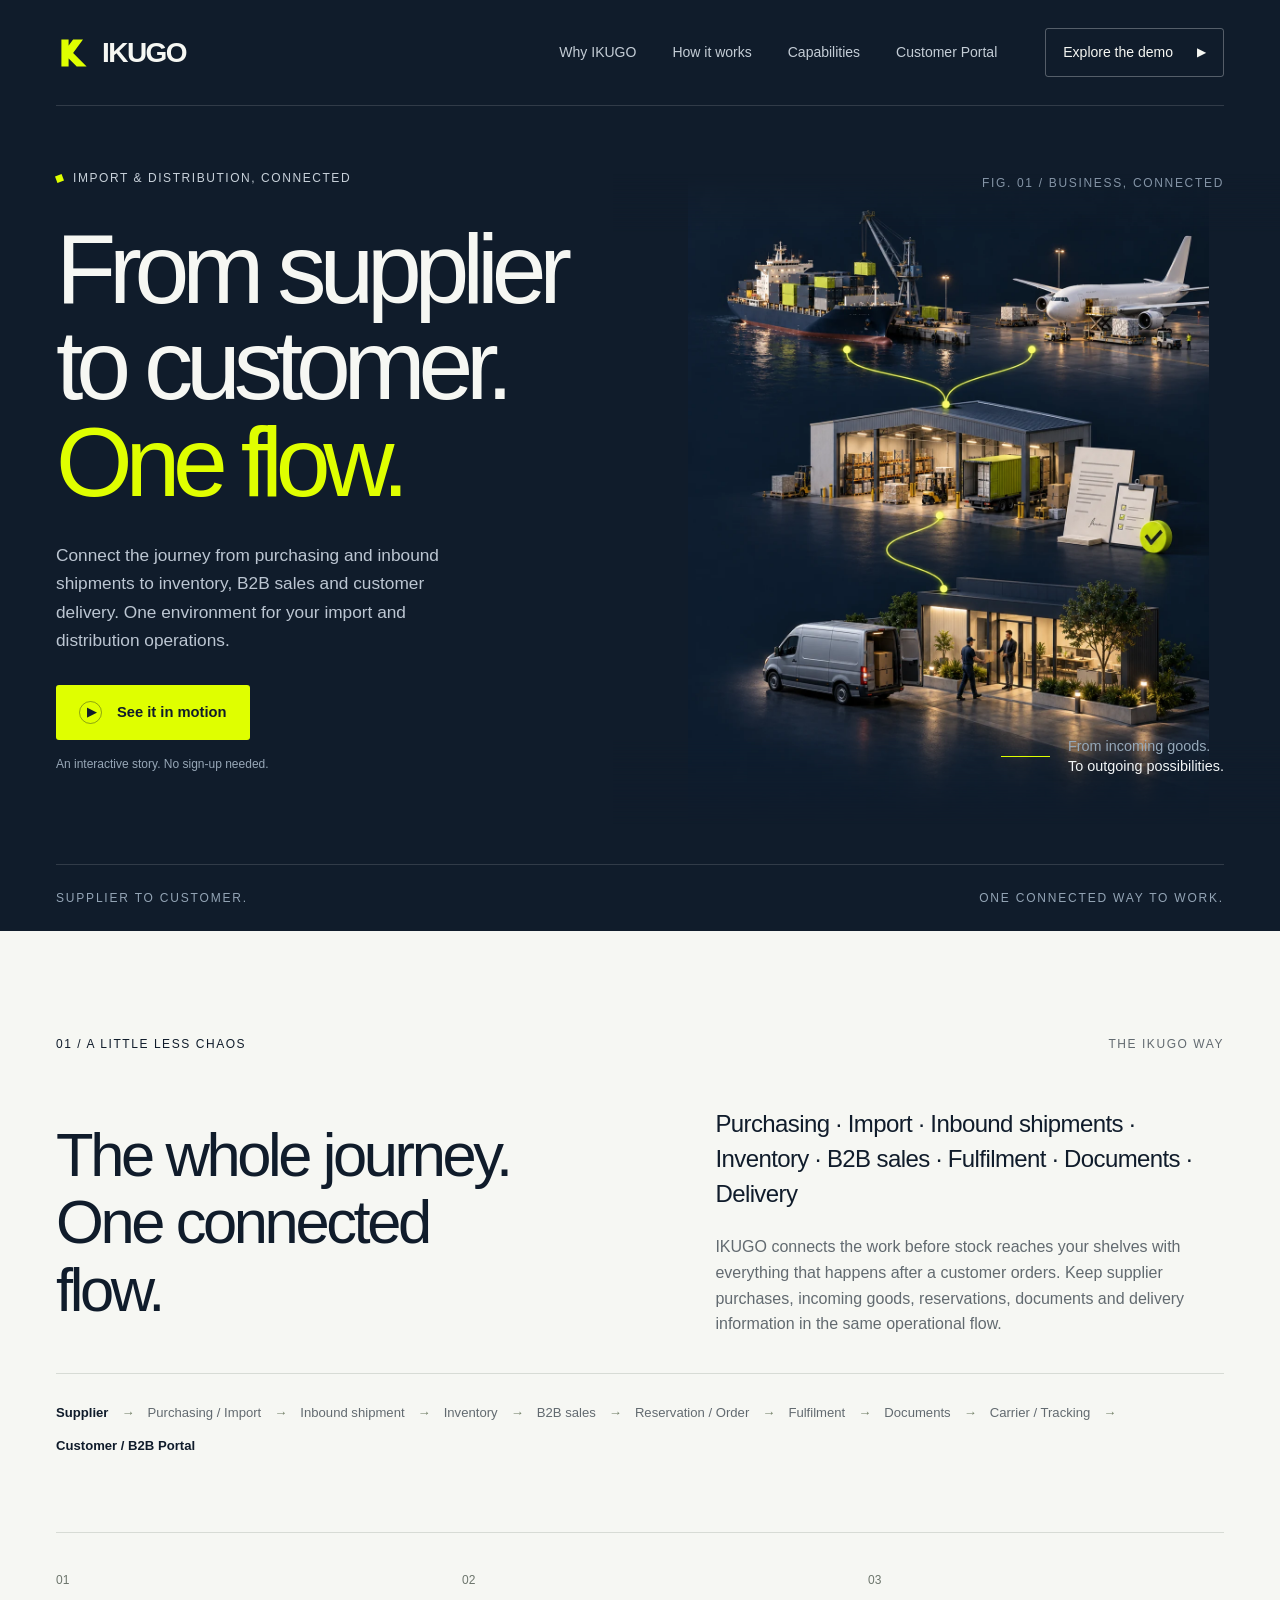
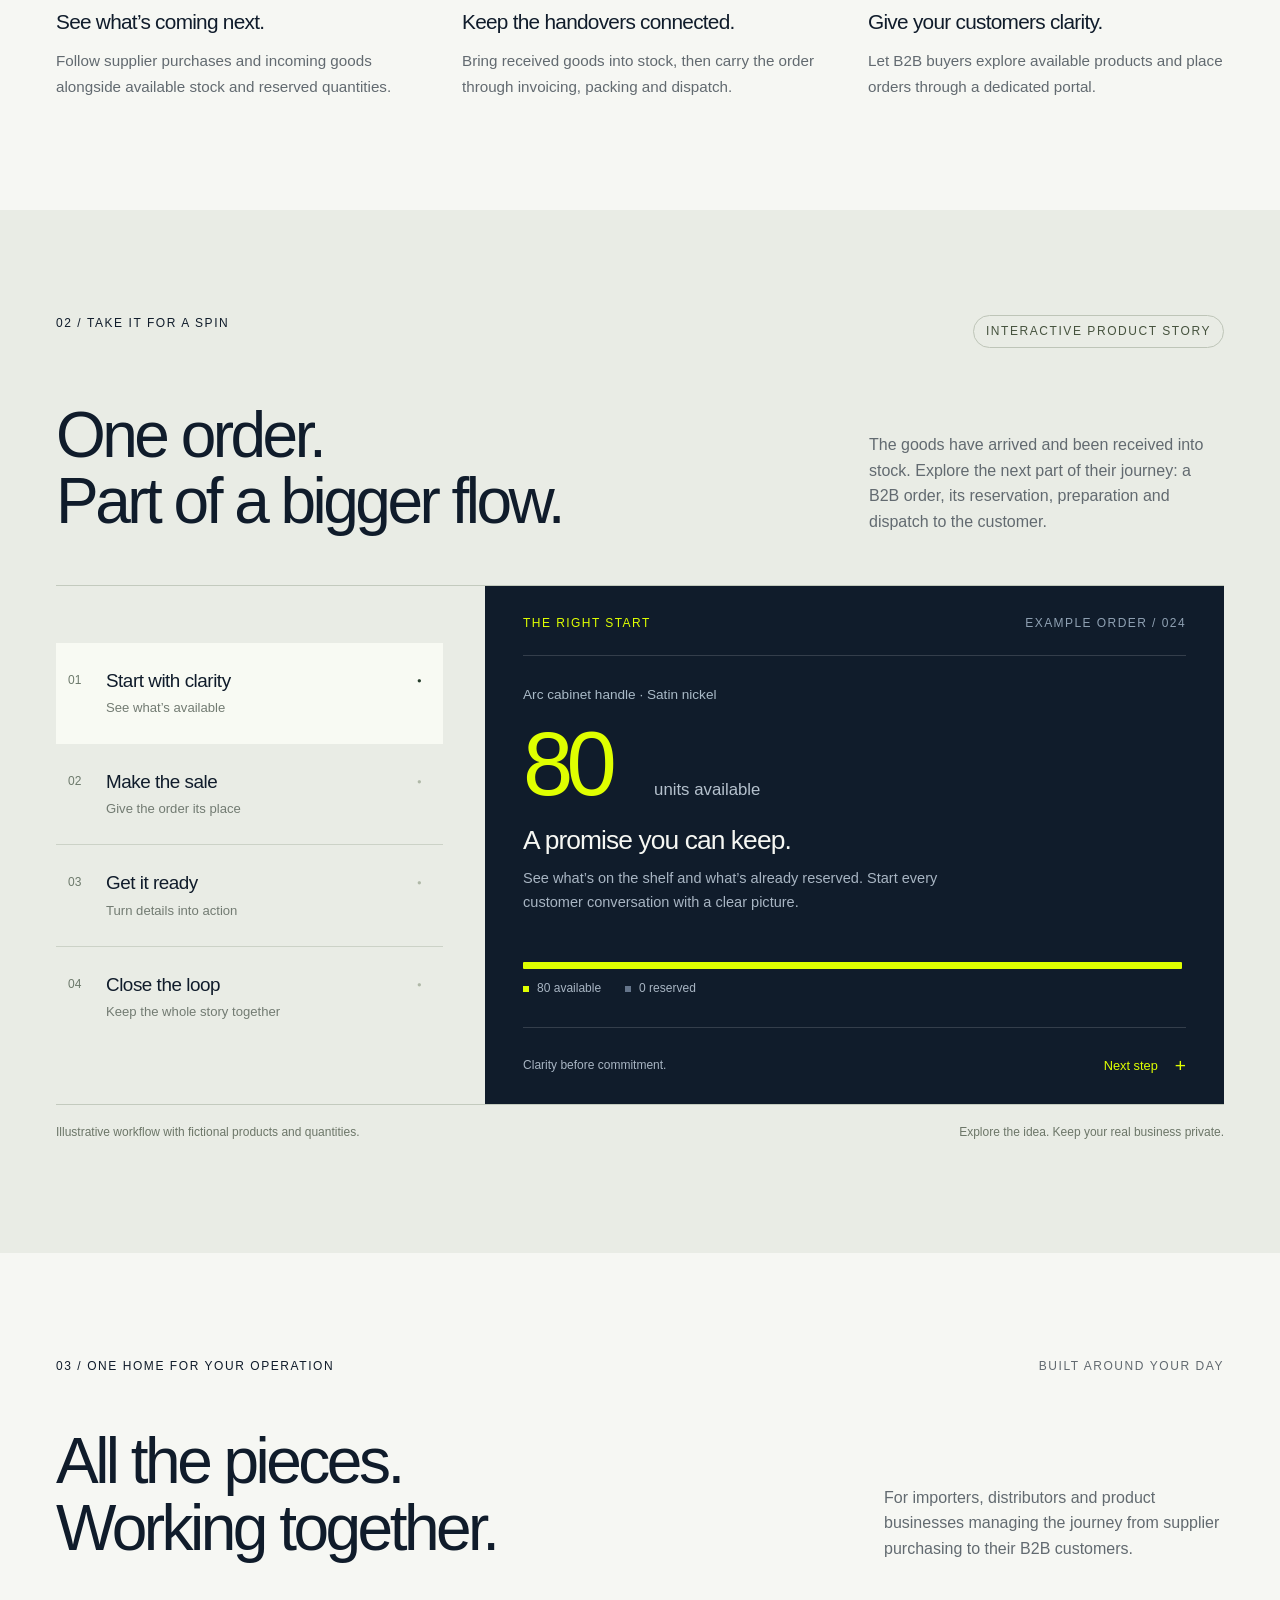
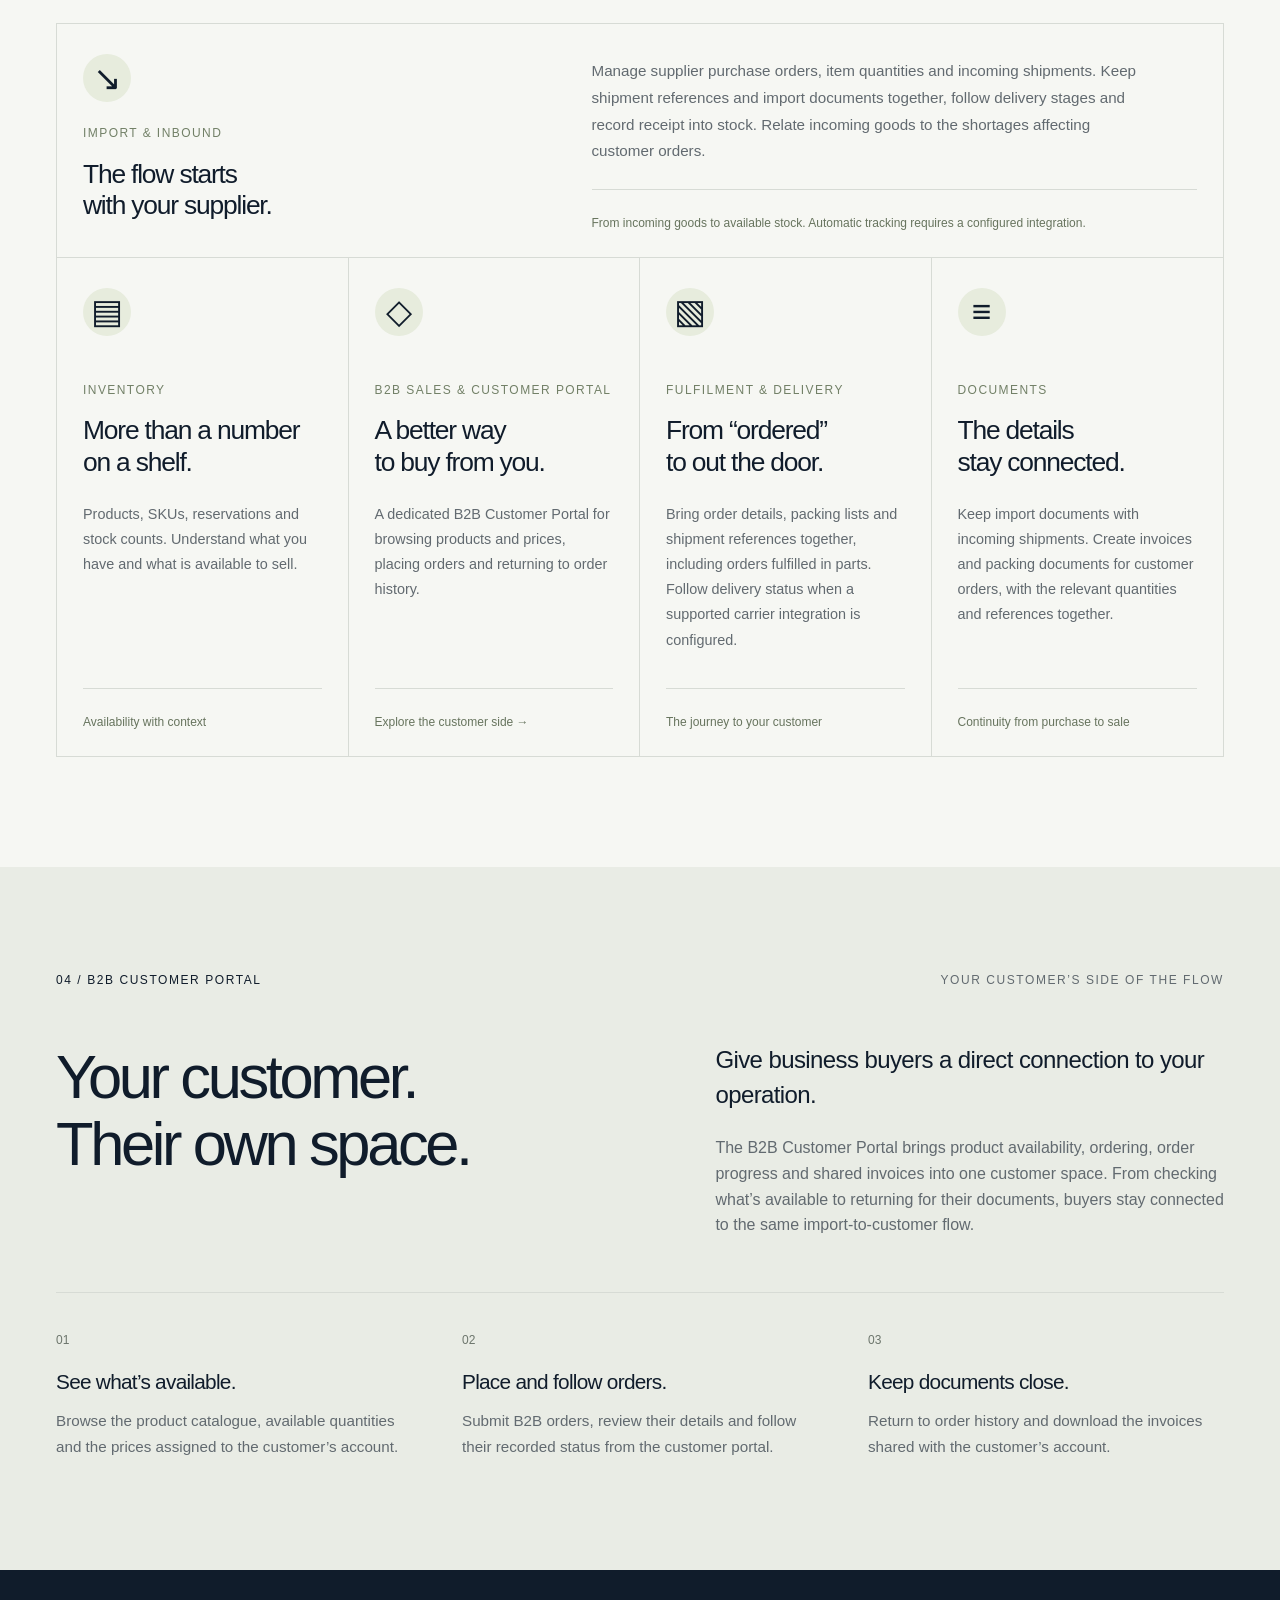
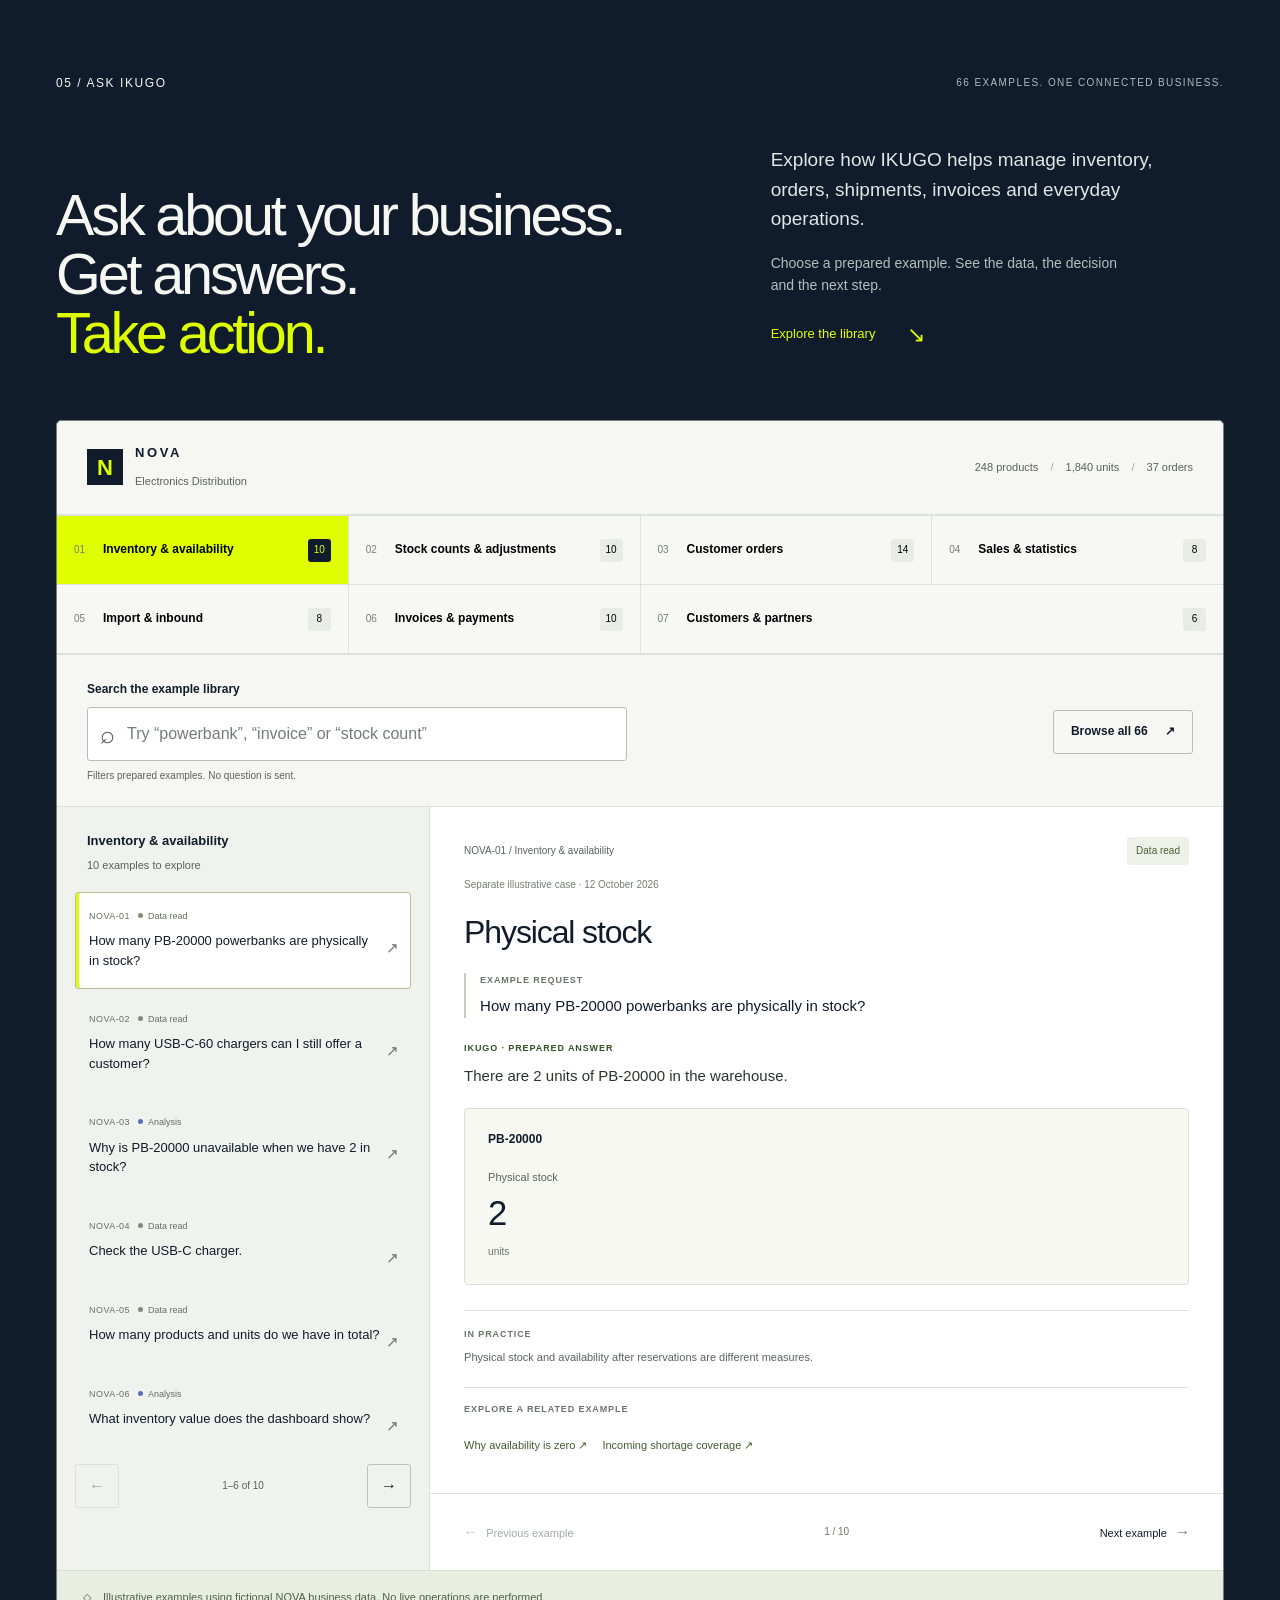
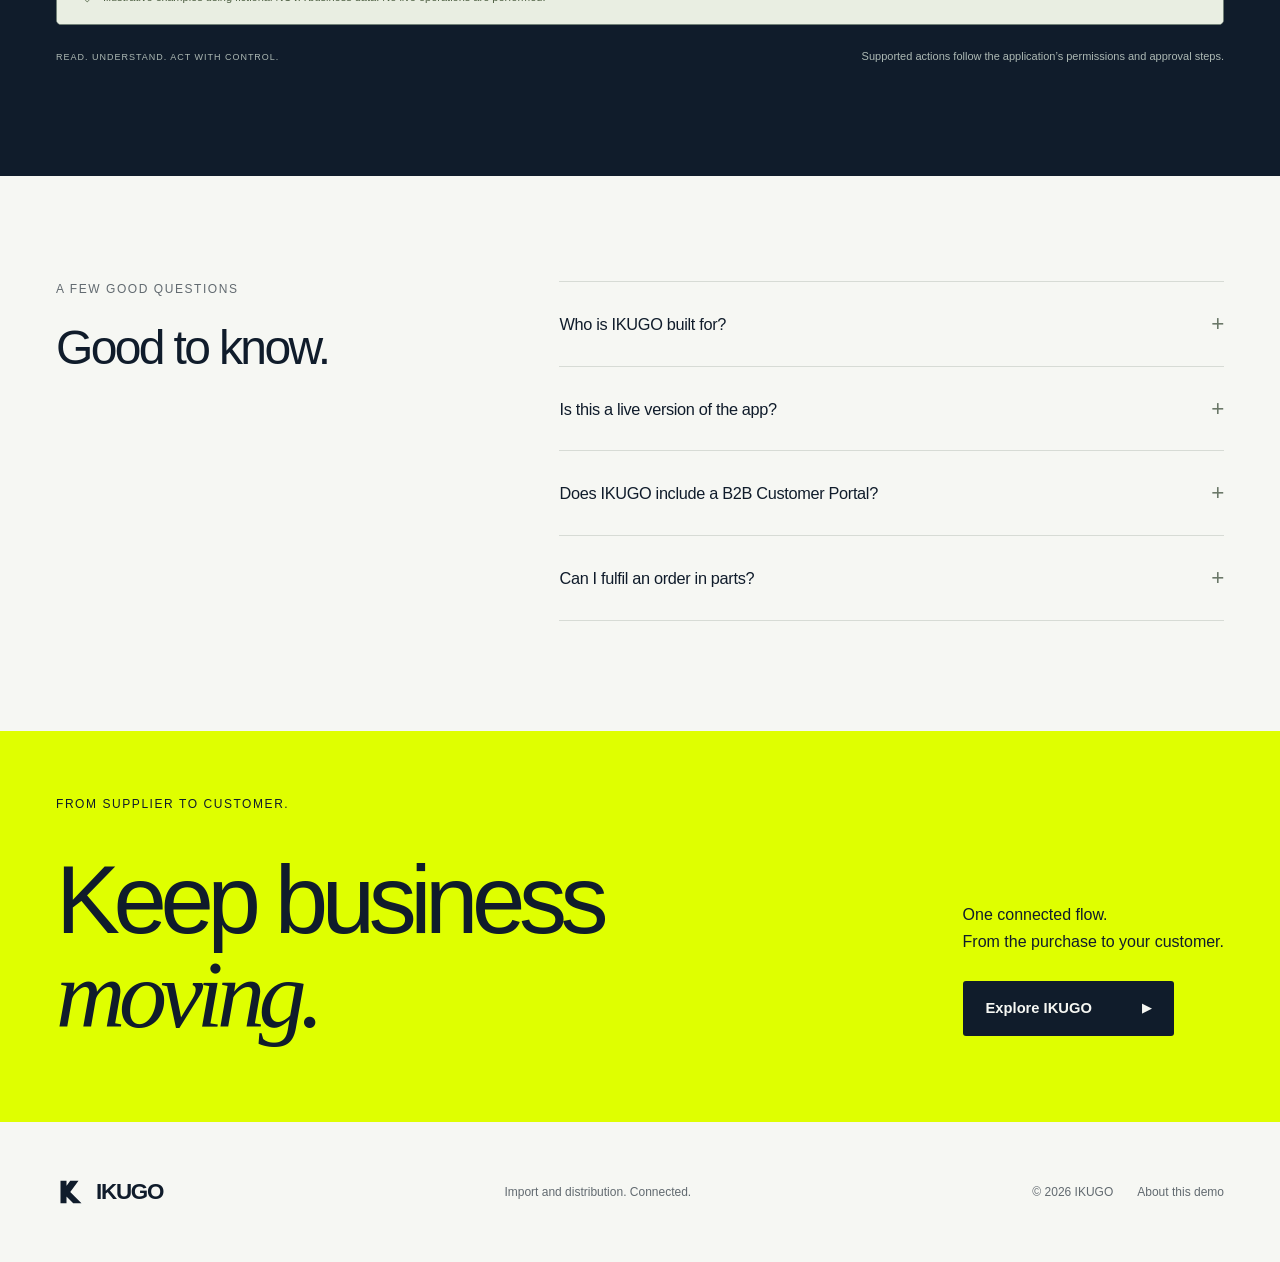
<file: index.html>
<!doctype html>
<html lang="en">
<head>
  <meta charset="utf-8">
  <meta name="viewport" content="width=device-width, initial-scale=1">
  <meta http-equiv="Content-Security-Policy" content="connect-src 'none'; form-action 'none'; object-src 'none'; base-uri 'self'">
  <meta name="theme-color" content="#101c2b">
  <meta name="description" content="IKUGO connects import and distribution operations from supplier to B2B customer: purchasing, inbound shipments, stock, orders, fulfilment and documents.">
  <meta property="og:type" content="website">
  <meta property="og:title" content="IKUGO — Keep business moving.">
  <meta property="og:description" content="From supplier to customer. One connected flow. Explore IKUGO for import and distribution operations.">
  <title>IKUGO — Keep business moving.</title>
  <link rel="icon" type="image/svg+xml" href="assets/favicon.svg">
  <link rel="stylesheet" href="styles.css?v=import-flow-2">
  <script src="script.js" defer></script>
  <link rel="stylesheet" href="ask-ikugo.css">
  <script src="ask-ikugo-scenarios.js" defer></script>
  <script src="ask-ikugo.js" defer></script>
</head>
<body>
  <a class="skip-link" href="#main">Skip to content</a>
  <div class="header-shell">
    <header class="site-header wrap">
      <a class="brand" href="#" aria-label="IKUGO home"><svg class="brand-mark" viewBox="0 0 40 40" aria-hidden="true"><path d="M6 5h8v30H6zM19 5h11L19 20l15 15H23L8 20z" fill="currentColor"/></svg><span>IKUGO</span></a>
      <button class="menu-toggle" aria-label="Open navigation" aria-controls="main-nav" aria-expanded="false"><span></span><span></span></button>
      <nav id="main-nav" aria-label="Main navigation"><a href="#why">Why IKUGO</a><a href="#workflow">How it works</a><a href="#capabilities">Capabilities</a><a href="#customer-portal">Customer Portal</a><a class="nav-cta" href="#workflow">Explore the demo <span class="small-play" aria-hidden="true">▶</span></a></nav>
    </header>
  </div>
    <main id="main">
      <section class="dark-opening" aria-labelledby="hero-title">
      <div class="hero wrap">
        <div class="hero-copy">
          <p class="eyebrow"><span class="tiny-mark" aria-hidden="true"></span> IMPORT &amp; DISTRIBUTION, CONNECTED</p>
          <h1 id="hero-title">From supplier<br>to customer.<br><em>One flow.</em></h1>
          <p class="hero-intro">Connect the journey from purchasing and inbound shipments to inventory, B2B sales and customer delivery. One environment for your import and distribution operations.</p>
          <a class="button button-lime" href="#workflow"><span class="play-icon" aria-hidden="true">▶</span> See it in motion</a>
          <p class="hero-note">An interactive story. No sign-up needed.</p>
        </div>
        <div class="hero-art" aria-label="From air and sea imports to customer delivery">
          <div class="art-image art-image--flow" id="hero-image"><img src="assets/ikugo-import-flow.webp" width="1122" height="1402" fetchpriority="high" alt="Air and sea freight routes converge at a warehouse, then connect order documents and a delivery van to a business customer"></div>
          <span class="art-index">FIG. 01 / BUSINESS, CONNECTED</span>
          <div class="art-caption"><span class="caption-line"></span><p>From incoming goods.<br><strong>To outgoing possibilities.</strong></p></div>
        </div>
        <div class="hero-bottom"><span>SUPPLIER TO CUSTOMER.</span><span>ONE CONNECTED WAY TO WORK.</span></div>
      </div>
      </section>
      <section class="intro-section section-pad wrap" id="why" aria-labelledby="why-title">
        <div class="section-top"><p class="eyebrow">01 / A LITTLE LESS CHAOS</p><span class="section-index">THE IKUGO WAY</span></div>
        <div class="intro-grid"><h2 id="why-title">The whole journey.<br>One connected<br>flow.</h2><div class="intro-copy"><p class="large-copy">Purchasing · Import · Inbound shipments · Inventory · B2B sales · Fulfilment · Documents · Delivery</p><p>IKUGO connects the work before stock reaches your shelves with everything that happens after a customer orders. Keep supplier purchases, incoming goods, reservations, documents and delivery information in the same operational flow.</p></div></div>
        <ol class="flow-path" aria-label="From supplier to customer"><li>Supplier</li><li>Purchasing / Import</li><li>Inbound shipment</li><li>Inventory</li><li>B2B sales</li><li>Reservation / Order</li><li>Fulfilment</li><li>Documents</li><li>Carrier / Tracking</li><li><a href="#customer-portal">Customer / B2B Portal</a></li></ol>
        <div class="value-row">
          <article><span class="value-number">01</span><h3>See what’s coming next.</h3><p>Follow supplier purchases and incoming goods alongside available stock and reserved quantities.</p></article>
          <article><span class="value-number">02</span><h3>Keep the handovers connected.</h3><p>Bring received goods into stock, then carry the order through invoicing, packing and dispatch.</p></article>
          <article><span class="value-number">03</span><h3>Give your customers clarity.</h3><p>Let B2B buyers explore available products and place orders through a dedicated portal.</p></article>
        </div>
      </section>
      <section class="workflow-section section-pad" id="workflow" aria-labelledby="workflow-title">
        <div class="wrap">
          <div class="section-top"><p class="eyebrow">02 / TAKE IT FOR A SPIN</p><span class="demo-tag">INTERACTIVE PRODUCT STORY</span></div>
          <div class="workflow-heading"><h2 id="workflow-title">One order.<br>Part of a bigger flow.</h2><p>The goods have arrived and been received into stock. Explore the next part of their journey: a B2B order, its reservation, preparation and dispatch to the customer.</p></div>
          <div class="workflow-demo">
            <div class="step-list" role="tablist" aria-label="Order workflow" aria-orientation="vertical">
              <button class="step active" id="tab-stock" role="tab" aria-selected="true" aria-controls="story-panel" data-step="0"><span class="step-number">01</span><span><strong>Start with clarity</strong><small>See what’s available</small></span><span class="step-indicator" aria-hidden="true">●</span></button>
              <button class="step" id="tab-order" role="tab" aria-selected="false" aria-controls="story-panel" tabindex="-1" data-step="1"><span class="step-number">02</span><span><strong>Make the sale</strong><small>Give the order its place</small></span><span class="step-indicator" aria-hidden="true">●</span></button>
              <button class="step" id="tab-pack" role="tab" aria-selected="false" aria-controls="story-panel" tabindex="-1" data-step="2"><span class="step-number">03</span><span><strong>Get it ready</strong><small>Turn details into action</small></span><span class="step-indicator" aria-hidden="true">●</span></button>
              <button class="step" id="tab-ship" role="tab" aria-selected="false" aria-controls="story-panel" tabindex="-1" data-step="3"><span class="step-number">04</span><span><strong>Close the loop</strong><small>Keep the whole story together</small></span><span class="step-indicator" aria-hidden="true">●</span></button>
            </div>
            <div class="story-panel" id="story-panel" role="tabpanel" aria-labelledby="tab-stock" tabindex="0">
              <div class="story-top"><span id="story-kicker">THE RIGHT START</span><span>EXAMPLE ORDER / 024</span></div>
              <div class="story-content" aria-live="polite" aria-atomic="true">
                <p class="story-caption" id="story-caption">Arc cabinet handle · Satin nickel</p>
                <div class="story-number"><span id="story-value">80</span><span id="story-unit">units available</span></div>
                <h3 id="story-title">A promise you can keep.</h3>
                <p id="story-description">See what’s on the shelf and what’s already reserved. Start every customer conversation with a clear picture.</p>
                <div class="stock-track" aria-hidden="true"><span id="track-available"></span><span id="track-reserved"></span></div>
                <div class="story-legend"><span><i class="legend-available"></i><span id="legend-first">80 available</span></span><span><i class="legend-reserved"></i><span id="legend-second">0 reserved</span></span></div>
              </div>
              <div class="story-bottom"><span id="story-outcome">Clarity before commitment.</span><button id="next-step" class="text-button">Next step <span aria-hidden="true">+</span></button></div>
            </div>
          </div>
          <div class="demo-footnote"><p>Illustrative workflow with fictional products and quantities.</p><p>Explore the idea. Keep your real business private.</p></div>
        </div>
      </section>
      <section class="capabilities-section section-pad wrap" id="capabilities" aria-labelledby="capabilities-title">
        <div class="section-top"><p class="eyebrow">03 / ONE HOME FOR YOUR OPERATION</p><span class="section-index">BUILT AROUND YOUR DAY</span></div>
        <div class="capability-heading"><h2 id="capabilities-title">All the pieces.<br>Working together.</h2><p>For importers, distributors and product businesses managing the journey from supplier purchasing to their B2B customers.</p></div>
        <article class="capability import-capability"><div><span class="cap-icon" aria-hidden="true">↘</span><span class="cap-label">IMPORT &amp; INBOUND</span><h3>The flow starts <br>with your supplier.</h3></div><div><p>Manage supplier purchase orders, item quantities and incoming shipments. Keep shipment references and import documents together, follow delivery stages and record receipt into stock. Relate incoming goods to the shortages affecting customer orders.</p><div class="cap-bottom">From incoming goods to available stock. Automatic tracking requires a configured integration.</div></div></article>
        <div class="capability-grid">
          <article class="capability"><span class="cap-icon" aria-hidden="true">▤</span><span class="cap-label">INVENTORY</span><h3>More than a number <br>on a shelf.</h3><p>Products, SKUs, reservations and stock counts. Understand what you have and what is available to sell.</p><div class="cap-bottom">Availability with context</div></article>
          <article class="capability"><span class="cap-icon" aria-hidden="true">◇</span><span class="cap-label">B2B SALES &amp; CUSTOMER PORTAL</span><h3>A better way <br>to buy from you.</h3><p>A dedicated B2B Customer Portal for browsing products and prices, placing orders and returning to order history.</p><div class="cap-bottom"><a href="#customer-portal">Explore the customer side →</a></div></article>
          <article class="capability"><span class="cap-icon" aria-hidden="true">▧</span><span class="cap-label">FULFILMENT &amp; DELIVERY</span><h3>From “ordered” <br>to out the door.</h3><p>Bring order details, packing lists and shipment references together, including orders fulfilled in parts. Follow delivery status when a supported carrier integration is configured.</p><div class="cap-bottom">The journey to your customer</div></article>
          <article class="capability"><span class="cap-icon" aria-hidden="true">≡</span><span class="cap-label">DOCUMENTS</span><h3>The details <br>stay connected.</h3><p>Keep import documents with incoming shipments. Create invoices and packing documents for customer orders, with the relevant quantities and references together.</p><div class="cap-bottom">Continuity from purchase to sale</div></article>
        </div>
      </section>
      <section class="portal-section section-pad" id="customer-portal" aria-labelledby="portal-title">
        <div class="wrap">
          <div class="section-top"><p class="eyebrow">04 / B2B CUSTOMER PORTAL</p><span class="section-index">YOUR CUSTOMER’S SIDE OF THE FLOW</span></div>
          <div class="intro-grid"><h2 id="portal-title">Your customer.<br>Their own space.</h2><div class="intro-copy"><p class="large-copy">Give business buyers a direct connection to your operation.</p><p>The B2B Customer Portal brings product availability, ordering, order progress and shared invoices into one customer space. From checking what’s available to returning for their documents, buyers stay connected to the same import-to-customer flow.</p></div></div>
          <div class="value-row">
            <article><span class="value-number">01</span><h3>See what’s available.</h3><p>Browse the product catalogue, available quantities and the prices assigned to the customer’s account.</p></article>
            <article><span class="value-number">02</span><h3>Place and follow orders.</h3><p>Submit B2B orders, review their details and follow their recorded status from the customer portal.</p></article>
            <article><span class="value-number">03</span><h3>Keep documents close.</h3><p>Return to order history and download the invoices shared with the customer’s account.</p></article>
          </div>
        </div>
      </section>
      <section class="assistant-section section-pad" id="ask-ikugo" aria-labelledby="assistant-title">
        <div class="wrap">
          <div class="section-top"><p class="eyebrow">05 / ASK IKUGO</p><span class="ask-edition">66 EXAMPLES. ONE CONNECTED BUSINESS.</span></div>
          <div class="ask-heading"><h2 id="assistant-title">Ask about your business.<br>Get answers.<br><em>Take action.</em></h2><div><p class="ask-intro">Explore how IKUGO helps manage inventory, orders, shipments, invoices and everyday operations.</p><p class="ask-invitation">Choose a prepared example. See the data, the decision and the next step.</p><a class="ask-jump" href="#ask-library">Explore the library <span aria-hidden="true">↘</span></a></div></div>
          <div class="ask-library" id="ask-library">
            <div class="ask-library-top"><div><span class="ask-company-mark" aria-hidden="true">N</span><div><strong>NOVA</strong><span>Electronics Distribution</span></div></div><p>248 products <span aria-hidden="true">/</span> 1,840 units <span aria-hidden="true">/</span> 37 orders</p></div>
            <div class="ask-categories" id="ask-categories" role="group" aria-label="Filter examples by category"></div>
            <div class="ask-tools"><div class="ask-search-wrap"><label for="ask-search">Search the example library</label><div class="ask-search-box"><span aria-hidden="true">⌕</span><input id="ask-search" type="search" maxlength="120" placeholder="Try “powerbank”, “invoice” or “stock count”" autocomplete="off" spellcheck="false" aria-describedby="ask-search-help"><button id="ask-clear-search" type="button" aria-label="Clear search" hidden>×</button></div><p id="ask-search-help">Filters prepared examples. No question is sent.</p></div><button id="ask-all" class="ask-button ask-all" type="button">Browse all 66 <span aria-hidden="true">↗</span></button></div>
            <div class="ask-workspace" id="ask-workspace">
              <aside class="ask-browser" aria-label="Example selection"><div class="ask-list-heading"><h3 id="ask-list-title">Inventory &amp; availability</h3><p id="ask-result-count"></p></div><ol id="ask-list" class="ask-list"></ol><div id="ask-empty" class="ask-empty" hidden><strong>No matching examples.</strong><p>Try a shorter search or explore all categories.</p><button type="button" id="ask-reset" class="ask-button">Clear filters</button></div><nav class="ask-pages" aria-label="Example list pages"><button id="ask-page-prev" type="button" aria-label="Previous page of examples">←</button><span id="ask-page-count"></span><button id="ask-page-next" type="button" aria-label="Next page of examples">→</button></nav></aside>
              <div class="ask-detail-shell"><article id="ask-detail" aria-labelledby="ask-detail-title"></article><nav id="ask-sequence" class="ask-sequence" aria-label="Move between examples"><button id="ask-prev" type="button"><span aria-hidden="true">←</span> Previous example</button><span id="ask-position"></span><button id="ask-next" type="button">Next example <span aria-hidden="true">→</span></button></nav></div>
            </div>
            <p class="ask-disclaimer"><span aria-hidden="true">◇</span> Illustrative examples using fictional NOVA business data. No live operations are performed.</p>
            <p class="ask-sr-only" id="ask-announcement" role="status" aria-live="polite" aria-atomic="true"></p>
            <noscript><p class="ask-noscript">Enable JavaScript to browse the 66 prepared examples. This library works locally and does not connect to an agent or business system.</p></noscript>
          </div>
          <div class="ask-footnote"><span>READ. UNDERSTAND. ACT WITH CONTROL.</span><p>Supported actions follow the application’s permissions and approval steps.</p></div>
        </div>
      </section>
      <section class="faq-section section-pad wrap" id="questions" aria-labelledby="faq-title"><div class="faq-heading"><p class="eyebrow">A FEW GOOD QUESTIONS</p><h2 id="faq-title">Good to know.</h2></div><div class="faqs">
        <details><summary>Who is IKUGO built for?<span aria-hidden="true">+</span></summary><p>IKUGO is an operations platform for import and distribution businesses. It connects supplier purchases and inbound shipments with inventory, B2B sales, reservations, fulfilment, documents and customer delivery.</p></details>
        <details><summary>Is this a live version of the app?<span aria-hidden="true">+</span></summary><p>This is an interactive product presentation. ASK IKUGO is a library of prepared examples using fictional NOVA business data. It does not run a live AI agent or perform business operations. It has no connection to customer records or the production application.</p></details>
        <details><summary>Does IKUGO include a B2B Customer Portal?<span aria-hidden="true">+</span></summary><p>Yes. Business buyers can view product availability and their prices, place orders, follow order status and access shared invoices. The portal connects the customer’s experience with the wider import and distribution workflow.</p></details>
        <details><summary>Can I fulfil an order in parts?<span aria-hidden="true">+</span></summary><p>Yes. Partial fulfilment lets you work with quantities already allocated to invoices and those still outstanding, while keeping them linked to the original order.</p></details>
      </div></section>
      <section class="closing-section"><div class="wrap"><p class="eyebrow">FROM SUPPLIER TO CUSTOMER.</p><div class="closing-row"><h2>Keep business<br><em>moving.</em></h2><div><p>One connected flow.<br>From the purchase to your customer.</p><a class="button button-dark" href="#workflow">Explore IKUGO <span class="small-play" aria-hidden="true">▶</span></a></div></div></div></section>
    </main>
    <footer class="site-footer wrap"><a class="brand" href="#" aria-label="IKUGO home"><svg class="brand-mark" viewBox="0 0 40 40" aria-hidden="true"><path d="M6 5h8v30H6zM19 5h11L19 20l15 15H23L8 20z" fill="currentColor"/></svg><span>IKUGO</span></a><p>Import and distribution. Connected.</p><div><span>© <span id="year">2026</span> IKUGO</span><a href="#questions">About this demo</a></div></footer>
</body>
</html>
</file>
<file: styles.css>
:root{--ink:#101c2b;--navy:#152435;--lime:#dfff00;--paper:#f6f7f3;--muted:#626a70;--line:#d7dbd5;--white:#fff;--body:"Helvetica Neue",Arial,sans-serif;--ease:cubic-bezier(.22,.68,0,1)}
*{box-sizing:border-box}html{scroll-behavior:smooth;scroll-padding-top:28px}body{margin:0;background:var(--paper);color:var(--ink);font:16px/1.6 var(--body);-webkit-font-smoothing:antialiased}button,a,input{-webkit-tap-highlight-color:transparent}button{font:inherit}button,a{touch-action:manipulation}a{color:inherit;text-decoration:none}button{cursor:pointer}button:disabled{cursor:default}button:focus-visible,a:focus-visible,summary:focus-visible,[tabindex]:focus-visible{outline:3px solid #548fce;outline-offset:6px}h1,h2,h3,p{margin:0}h1,h2,h3{font-weight:500;line-height:1.04;letter-spacing:-.055em}h2{font-size:clamp(2.8rem,5vw,4.8rem)}h3{font-size:1.5rem}em{font-style:normal}p{max-width:65ch}svg{display:block}::selection{background:var(--lime);color:var(--ink)}.wrap{width:min(1320px,calc(100% - 112px));margin-inline:auto}.section-pad{padding-top:105px;padding-bottom:110px}.eyebrow,.section-index,.demo-tag{font:500 .75rem/1.4 var(--body);letter-spacing:.13em}.section-top{display:flex;justify-content:space-between;gap:24px;margin-bottom:54px}.section-index{color:var(--muted)}.skip-link{position:fixed;left:20px;top:-100px;background:var(--lime);color:var(--ink);padding:12px 20px;z-index:100}.skip-link:focus{top:12px}.dark-opening{background:var(--ink);color:var(--paper);overflow:hidden}.site-header{height:106px;display:flex;align-items:center;justify-content:space-between;border-bottom:1px solid #ffffff23;gap:24px}.brand{display:inline-flex;gap:10px;align-items:center;flex-shrink:0;font-weight:700;font-size:1.75rem;letter-spacing:-.055em;line-height:1}.brand-mark{width:36px;height:36px;color:var(--lime)}.site-header nav{display:flex;align-items:center;gap:36px;font-size:.875rem}.site-header nav>a:not(.nav-cta){color:#c4cdd6}.site-header nav>a:hover{color:var(--lime)}.site-header .nav-cta{padding:12px 17px;border:1px solid #ffffff4a;border-radius:3px;margin-left:12px;display:flex;gap:24px;align-items:center}.small-play{font-size:.75rem}.menu-toggle{display:none}.hero{position:relative;display:grid;grid-template-columns:1.02fr 1fr;padding-top:64px;min-height:765px;column-gap:10px}.hero-copy{position:relative;z-index:2;padding-bottom:90px}.hero .eyebrow{font-size:.75rem;color:#c8d1da;display:flex;align-items:center;gap:10px;margin-bottom:34px;white-space:nowrap}.tiny-mark{display:inline-block;width:7px;height:7px;background:var(--lime);flex-shrink:0;transform:rotate(-20deg)}h1{font-size:clamp(5rem,7.7vw,7.65rem);line-height:.98;letter-spacing:-.073em}h1 em{color:var(--lime)}.hero-intro{font-size:1.08rem;line-height:1.65;color:#bcc6d2;max-width:385px;margin:30px 0}.button{display:inline-flex;align-items:center;justify-content:center;gap:15px;font-weight:600;font-size:.92rem;padding:16px 23px;border-radius:3px;transition:background .2s,transform .2s;min-height:54px}.button:hover{transform:translateY(-3px)}.button-lime{background:var(--lime);color:var(--ink)}.button-lime:hover{background:#efff75}.play-icon{width:23px;height:23px;border:1px solid #101c2b65;border-radius:50%;display:grid;place-items:center;font-size:.75rem;padding-left:1px}.hero-note{font-size:.75rem;color:#97a7b7;margin-top:15px}.hero-art{position:relative;min-width:0;align-self:stretch;margin-top:4px}.art-image{position:absolute;inset:0 -60px 40px -38px;background-color:var(--ink);background-position:center;background-size:cover;background-repeat:no-repeat;mask-image:linear-gradient(to bottom,transparent,#000 9%,#000 87%,transparent)}.art-index{position:absolute;top:0;right:0;color:#8494a6;font-size:.75rem;letter-spacing:.14em;z-index:1}.art-caption{position:absolute;bottom:87px;right:0;display:flex;align-items:center;gap:18px;font-size:.9rem;line-height:1.45;z-index:1}.art-caption p{color:#96a8b9}.art-caption strong{color:#f2f5f6;font-weight:400}.caption-line{width:49px;height:1px;background:var(--lime)}.hero-bottom{grid-column:1/-1;display:flex;justify-content:space-between;border-top:1px solid #ffffff23;align-items:center;min-height:67px;font-size:.75rem;letter-spacing:.15em;color:#93a4b5;gap:20px}.intro-grid{display:grid;grid-template-columns:1.1fr 1fr;gap:100px;align-items:center}.intro-grid h2{font-size:clamp(2.8rem,4.8vw,4.5rem);line-height:1.1}.strike{text-decoration:line-through;text-decoration-color:#aeb5b5;text-decoration-thickness:2px;color:#a0a7a4}.intro-copy p{color:var(--muted)}.intro-copy .large-copy{font-size:1.5rem;line-height:1.45;color:var(--ink);letter-spacing:-.025em;margin-bottom:23px}.value-row{display:grid;grid-template-columns:repeat(3,1fr);gap:50px;margin-top:76px;padding-top:33px;border-top:1px solid var(--line)}.value-number{font-size:.75rem;color:#6c756c}.value-row h3{font-size:1.3rem;letter-spacing:-.035em;margin:20px 0 15px}.value-row p{color:var(--muted);font-size:.95rem;line-height:1.7}.workflow-section{background:#e9ece5}.demo-tag{color:#46533e;border:1px solid #bec5b8;padding:7px 12px;border-radius:30px;font-size:.75rem;align-self:center}.workflow-heading{display:flex;justify-content:space-between;align-items:end;gap:64px;margin-bottom:50px}.workflow-heading>p{max-width:355px;color:var(--muted)}.workflow-demo{display:grid;grid-template-columns:.9fr 1.55fr;border-top:1px solid #c3cabe;border-bottom:1px solid #c3cabe}.step-list{padding:20px 42px 20px 0;display:flex;flex-direction:column;justify-content:center}.step{border:0;border-bottom:1px solid #ccd2c7;background:none;display:grid;grid-template-columns:28px 1fr 14px;gap:10px;align-items:start;text-align:left;padding:25px 12px;color:var(--ink);transition:background .2s}.step:last-child{border-bottom:0}.step.active{background:#f8faf3;border-color:transparent}.step-number{font-size:.75rem;line-height:2;color:#6c796b}.step strong{display:block;font-size:1.18rem;font-weight:500;letter-spacing:-.025em;line-height:1.4}.step small{display:block;color:#727b72;font-size:.82rem;margin-top:3px}.step-indicator{color:#afb8a7;font-size:.48rem;margin-top:7px}.step.active .step-indicator{color:#253c2a}.story-panel{background:var(--ink);color:var(--paper);min-width:0;padding:28px 38px 0;display:flex;flex-direction:column;overflow:hidden}.story-top{display:flex;justify-content:space-between;gap:12px;font-size:.75rem;letter-spacing:.12em;color:#8fa1b3;padding-bottom:22px;border-bottom:1px solid #ffffff26}.story-top>span:first-child{color:var(--lime)}.story-content{padding:28px 0;flex:1}.story-caption{color:#a9bac7;font-size:.85rem}.story-number{display:flex;align-items:baseline;gap:18px;margin:8px 0 14px}.story-number>span:first-child{font-size:5.65rem;line-height:1.1;letter-spacing:-.075em;color:var(--lime);font-weight:500;min-width:1.25em}.story-number>span:last-child{font-size:1.05rem;color:#b5c1cd}.story-content h3{font-size:1.65rem;margin:8px 0 13px;letter-spacing:-.035em}.story-content>p:last-of-type{color:#a8b5c3;max-width:455px;line-height:1.6;font-size:.91rem;min-height:70px}.stock-track{height:7px;display:flex;gap:4px;margin-top:25px}.stock-track>span{display:block;border-radius:1px;transition:width .65s var(--ease)}#track-available{background:var(--lime);width:100%}#track-reserved{background:#64748a;width:0}.story-legend{display:flex;gap:24px;color:#a8b5c3;font-size:.75rem;margin-top:10px}.story-legend>span{display:flex;align-items:center;gap:8px}.story-legend i{display:inline-block;width:6px;height:6px}.legend-available{background:var(--lime)}.legend-reserved{background:#64748a}.story-bottom{display:flex;justify-content:space-between;align-items:center;gap:12px;border-top:1px solid #ffffff26;padding:19px 0;font-size:.75rem;color:#a8b5c3}.text-button{background:none;border:0;color:var(--lime);font-size:.8rem;padding:4px 0;white-space:nowrap;display:flex;gap:17px;align-items:center}.text-button span{font-size:1.2rem}.demo-footnote{display:flex;justify-content:space-between;gap:16px;padding-top:18px;color:#6c7668;font-size:.75rem}.capability-heading{display:flex;justify-content:space-between;gap:80px;align-items:end;margin-bottom:62px}.capability-heading p{max-width:340px;color:var(--muted)}.capability-grid{display:grid;grid-template-columns:repeat(4,1fr);border:1px solid var(--line)}.capability{border-right:1px solid var(--line);padding:30px 26px 0;display:flex;flex-direction:column}.capability:last-child{border:0}.cap-icon{font-size:2.1rem;line-height:1;width:48px;height:48px;display:grid;place-items:center;border-radius:50%;background:#e7ecdd;margin-bottom:45px}.cap-label{font-size:.75rem;letter-spacing:.12em;color:#728067;margin-bottom:15px}.capability h3{font-size:1.65rem;line-height:1.2;letter-spacing:-.045em;margin-bottom:23px}.capability p{color:var(--muted);font-size:.9rem;line-height:1.75;flex:1}.cap-bottom{padding:24px 0;border-top:1px solid var(--line);margin-top:35px;font-size:.75rem;color:#67745e}.assistant-section{background:var(--ink);color:var(--paper)}.faq-section{display:grid;grid-template-columns:.85fr 1.4fr;gap:100px}.faq-heading .eyebrow{margin-bottom:25px;color:var(--muted)}.faq-heading h2{font-size:3rem}.faqs details{border-bottom:1px solid var(--line)}.faqs details:first-child{border-top:1px solid var(--line)}summary{cursor:pointer;list-style:none}summary::-webkit-details-marker{display:none}.faqs summary{display:flex;justify-content:space-between;align-items:center;gap:20px;padding:24px 0;font-size:1.02rem;letter-spacing:-.02em}.faqs summary span{font-size:1.4rem;transition:transform .2s;color:#6b7868;flex-shrink:0}.faqs details[open] summary span{transform:rotate(45deg)}.faqs details p{padding:0 40px 25px 0;color:var(--muted);font-size:.94rem}.closing-section{background:var(--lime);padding:65px 0 80px}.closing-section .eyebrow{margin-bottom:40px}.closing-row{display:flex;justify-content:space-between;align-items:end;gap:55px}.closing-row h2{font-size:clamp(4rem,7.5vw,7.2rem);letter-spacing:-.067em;line-height:.98}.closing-row h2 em{font-family:Georgia,serif;font-style:italic;font-weight:400}.closing-row>div{padding-bottom:6px}.closing-row p{font-size:1rem;line-height:1.7;margin-bottom:25px}.button-dark{background:var(--ink);color:var(--paper);gap:50px}.button-dark:hover{background:#263f53}.site-footer{display:flex;gap:35px;justify-content:space-between;align-items:center;min-height:140px}.site-footer .brand{font-size:1.4rem}.site-footer .brand-mark{color:var(--ink);width:30px;height:30px}.site-footer p{font-size:.75rem;color:var(--muted)}.site-footer>div{display:flex;gap:24px;font-size:.75rem;color:var(--muted)}.site-footer a:hover{color:#45652d}.story-content.animate{animation:story-in .42s var(--ease)}@keyframes story-in{from{opacity:.3;transform:translateY(7px)}to{opacity:1;transform:translateY(0)}}
@media(min-width:1550px){.hero{min-height:815px}.hero-copy{padding-bottom:100px}.art-image{inset:0 -55px 42px -45px}}
@media(max-width:1150px){.wrap{width:calc(100% - 72px)}.site-header nav{gap:22px}.hero{min-height:690px}.hero-copy{padding-bottom:65px}.hero .eyebrow{font-size:.75rem}.hero-art{margin-top:26px}.intro-grid{gap:55px}.capability{padding:24px 18px 0}.capability h3{font-size:1.4rem}.faq-section{gap:65px}.value-row{gap:35px}.art-caption{bottom:70px}.story-panel{padding-left:28px;padding-right:28px}.step-list{padding-right:25px}}
@media(max-width:850px){.site-header{height:90px}.site-header nav{gap:18px;font-size:.8rem}.site-header nav .nav-cta{display:none}.hero{grid-template-columns:1fr .8fr;padding-top:50px;min-height:645px}h1{font-size:5.2rem}.hero .eyebrow{max-width:300px;white-space:normal;font-size:.75rem}.hero-intro{font-size:1rem;max-width:300px}.hero-art{margin-top:45px}.art-image{inset:0 -90px 100px -35px;background-position:center}.art-caption{font-size:.75rem;bottom:110px}.art-index{font-size:.75rem;max-width:130px}.intro-grid{gap:45px}.intro-copy .large-copy{font-size:1.2rem}.intro-copy p{font-size:.92rem}.intro-grid h2{font-size:2.7rem}.section-pad{padding-top:80px;padding-bottom:80px}.section-top{margin-bottom:40px}.workflow-heading{gap:40px}.workflow-heading h2{font-size:2.8rem}.workflow-heading>p{max-width:260px;font-size:.9rem}.workflow-demo{grid-template-columns:.8fr 1.2fr}.step-list{padding-right:15px}.step{grid-template-columns:22px 1fr 8px;padding:24px 7px;gap:6px}.step strong{font-size:.99rem}.step small{font-size:.75rem}.story-panel{padding:22px 25px 0}.story-top{font-size:.75rem}.story-number>span:first-child{font-size:4.6rem}.story-number>span:last-child{font-size:.85rem}.story-content h3{font-size:1.3rem}.story-content>p:last-of-type{font-size:.83rem;min-height:88px}.capability-grid{grid-template-columns:repeat(2,1fr)}.capability{padding:30px 27px 0}.capability:nth-child(2){border-right:0}.capability:nth-child(-n+2){border-bottom:1px solid var(--line)}.capability h3{font-size:1.8rem}.cap-icon{margin-bottom:30px}.faq-section{grid-template-columns:1fr;gap:35px}.closing-row{gap:35px}.closing-row h2{font-size:4.7rem}.closing-row p{font-size:.88rem}.site-footer{flex-wrap:wrap;padding-top:35px;padding-bottom:35px;gap:20px}.site-footer>div{width:100%}.value-row{gap:20px}.value-row h3{font-size:1.1rem}}
@media(max-width:600px){.wrap{width:calc(100% - 40px)}.site-header{height:80px;position:relative}.brand{font-size:1.5rem}.brand-mark{width:31px;height:31px}.menu-toggle{display:flex;flex-direction:column;gap:6px;justify-content:center;align-items:center;width:44px;height:44px;border:1px solid #ffffff38;background:none;border-radius:3px;color:var(--paper)}.menu-toggle span{height:1px;width:19px;background:currentColor;transition:transform .2s}.menu-toggle[aria-expanded="true"] span:first-child{transform:translateY(3.5px) rotate(45deg)}.menu-toggle[aria-expanded="true"] span:last-child{transform:translateY(-3.5px) rotate(-45deg)}.site-header nav{display:none;position:absolute;z-index:10;top:79px;left:-20px;right:-20px;background:var(--navy);padding:20px;box-shadow:0 25px 30px #0003}.site-header nav.open{display:flex;flex-direction:column;align-items:stretch;gap:0}.site-header nav>a{padding:14px}.hero{display:flex;flex-direction:column;padding-top:40px;min-height:unset}.hero .eyebrow{font-size:.75rem;max-width:none;margin-bottom:27px}.hero-copy{padding-bottom:0}h1{font-size:clamp(4.55rem,16.6vw,6.2rem)}.hero-intro{font-size:1rem;max-width:320px;margin:24px 0}.hero-note{font-size:.7rem}.hero-art{height:360px;width:100%;margin-top:20px}.art-image{inset:-12px -20px 0;background-position:center 47%}.art-index{top:20px;right:0}.art-caption{bottom:25px;right:0;font-size:.79rem}.caption-line{width:30px}.hero-bottom{padding:20px 0;min-height:65px;font-size:.75rem;align-items:start;gap:28px}.hero-bottom span{max-width:145px}.hero-bottom span:last-child{text-align:right}.section-pad{padding-top:64px;padding-bottom:66px}.section-top{margin-bottom:34px}.eyebrow,.section-index{font-size:.75rem}.section-index{display:none}.intro-grid{grid-template-columns:1fr;gap:27px}.intro-grid h2{font-size:3rem}.intro-copy .large-copy{font-size:1.24rem;max-width:330px;margin-bottom:17px}.intro-copy p{font-size:.95rem}.value-row{grid-template-columns:1fr;margin-top:40px;padding-top:0;gap:0}.value-row article{padding:26px 0;border-bottom:1px solid var(--line);display:grid;grid-template-columns:30px 1fr;column-gap:12px}.value-number{grid-row:1/3;padding-top:1px}.value-row h3{font-size:1.25rem;margin:0 0 12px}.value-row p{font-size:.91rem;grid-column:2}.workflow-heading{display:block;margin-bottom:30px}.workflow-heading h2{font-size:2.85rem}.workflow-heading>p{font-size:.95rem;max-width:340px;margin-top:22px}.demo-tag{font-size:.75rem;padding:5px 8px;letter-spacing:.07em}.workflow-demo{display:flex;flex-direction:column}.step-list{display:grid;grid-template-columns:repeat(4,1fr);padding:13px 0;gap:5px}.step{display:flex;flex-direction:column;gap:4px;border:0;padding:10px 7px}.step strong{font-size:.75rem;line-height:1.35;letter-spacing:-.025em}.step small,.step-indicator{display:none}.step-number{font-size:.75rem;line-height:1.4}.story-panel{padding:24px 23px 0;min-height:465px}.story-top{font-size:.48rem;letter-spacing:.07em}.story-caption{font-size:.75rem}.story-number>span:first-child{font-size:5.5rem}.story-content h3{font-size:1.5rem}.story-content>p:last-of-type{font-size:.87rem;min-height:80px}.story-bottom{font-size:.75rem;padding:18px 0}.story-legend{font-size:.75rem}.demo-footnote{display:block;font-size:.75rem}.demo-footnote p+p{margin-top:5px}.capability-heading{display:block;margin-bottom:33px}.capability-heading h2{font-size:3rem}.capability-heading p{margin-top:25px;font-size:.94rem}.capability-grid{grid-template-columns:1fr}.capability{border-right:0;border-bottom:1px solid var(--line)!important;padding:28px 25px 0}.capability:last-child{border-bottom:0!important}.cap-icon{margin-bottom:25px}.capability h3 br{display:none}.capability h3{font-size:1.7rem;max-width:270px;margin-bottom:18px}.capability p{font-size:.94rem}.cap-bottom{padding:20px 0;margin-top:25px}.faq-heading h2{font-size:2.8rem}.faqs summary{font-size:.97rem;padding:22px 0}.faqs details p{font-size:.9rem;padding-right:16px}.closing-section{padding:49px 0 54px}.closing-section .eyebrow{margin-bottom:32px}.closing-row{display:block}.closing-row h2{font-size:4.8rem}.closing-row>div{margin-top:30px}.closing-row p{font-size:.95rem}.site-footer{display:block;min-height:0;padding-top:34px;padding-bottom:28px}.site-footer p{margin:18px 0 24px;font-size:.75rem}.site-footer>div{justify-content:space-between;font-size:.75rem}}
@media(prefers-reduced-motion:reduce){html{scroll-behavior:auto}*,*::before,*::after{animation:none!important;transition:none!important}}

.header-shell{background:var(--ink);color:var(--paper)}.art-image img{width:100%;height:100%;object-fit:cover;object-position:center;display:block}

/* Product scope additions use the existing colours, typography and card treatment. */
.flow-path{display:flex;flex-wrap:wrap;align-items:center;gap:12px 0;list-style:none;padding:28px 0 0;margin:36px 0 0;border-top:1px solid var(--line);font-size:.82rem;color:var(--muted)}.flow-path li{display:flex;align-items:center;white-space:nowrap}.flow-path li:not(:last-child)::after{content:'→';padding:0 13px;color:#728067}.flow-path li:first-child,.flow-path li:last-child{color:var(--ink);font-weight:600}.import-capability{display:grid;grid-template-columns:1fr 1.35fr;gap:60px;padding:30px 26px 0;border:1px solid var(--line);border-bottom:0}.import-capability .cap-icon{margin-bottom:22px}.import-capability .cap-label{display:block}.import-capability h3{margin-bottom:30px}.import-capability>div:last-child{display:flex;flex-direction:column;padding-top:4px}.import-capability .cap-bottom{margin-top:24px}.import-capability p{font-size:.95rem}
@media(max-width:600px){.import-capability{display:block;padding:28px 25px 0;border-bottom:0!important}.import-capability h3{max-width:none}.flow-path{font-size:.8rem}.flow-path li:not(:last-child)::after{padding:0 9px}}
.portal-section{background:#e9ece5}.portal-section .intro-grid{align-items:start}.portal-section .value-row{margin-top:54px}.flow-path a:hover,.cap-bottom a:hover{text-decoration:underline;text-underline-offset:4px}
.art-image--flow img{object-fit:contain}
</file>
<file: ask-ikugo.css>
/* Scoped library styles; the surrounding IKUGO page retains its original styles. */
#ask-ikugo { --ask-border:#dde1dc; --ask-soft:#f1f3ee; --ask-muted:#58635e; }
#ask-ikugo [hidden] { display:none !important; }
#ask-ikugo button, #ask-ikugo input { font:inherit; }
#ask-ikugo button { cursor:pointer; }
#ask-ikugo button:disabled { cursor:default; opacity:.38; }
#ask-ikugo :focus-visible { outline:3px solid #5072d7; outline-offset:4px; }
#ask-ikugo h3:focus { outline:none; }
.ask-edition { font-size:10px; letter-spacing:.14em; color:#b0babd; }
.ask-heading { display:grid; grid-template-columns:1.4fr 1fr; gap:80px; align-items:end; margin-bottom:56px; }
#ask-ikugo .ask-heading h2 { font-size:clamp(42px,4.5vw,66px); line-height:1.03; margin:0; }
.ask-heading h2 em { color:var(--lime); font-style:normal; }
.ask-intro { font-size:19px; line-height:1.55; margin:0 0 18px; max-width:430px; color:#e1e5e3; }
.ask-invitation { color:#b4bfbd; font-size:14px; line-height:1.6; max-width:360px; }
.ask-jump { display:inline-flex; align-items:center; gap:32px; padding:12px 0; margin-top:8px; color:var(--lime); text-decoration:none; font-size:13px; }
.ask-jump span { font-size:22px; }
.ask-library { background:var(--paper); color:var(--ink); border:1px solid #718077; border-radius:5px; overflow:hidden; scroll-margin-top:100px; }
.ask-library-top { display:flex; align-items:center; justify-content:space-between; gap:24px; padding:22px 30px; border-bottom:1px solid var(--ask-border); }
.ask-library-top > div { display:flex; align-items:center; gap:12px; }
.ask-company-mark { display:grid; place-items:center; background:var(--ink); color:var(--lime); width:36px; height:36px; font-size:22px; font-weight:700; }
.ask-library-top strong { font-size:13px; letter-spacing:.2em; display:block; margin-bottom:3px; }
.ask-library-top div div > span { font-size:11px; color:var(--ask-muted); }
.ask-library-top p { font-size:11px; color:var(--ask-muted); margin:0; }
.ask-library-top p span { padding:0 9px; color:#a1a9a5; }
.ask-categories { display:grid; grid-template-columns:repeat(4,minmax(0,1fr)); border-bottom:1px solid var(--ask-border); gap:1px; background:var(--ask-border); padding:1px 0; }
.ask-category { text-align:left; background:#f7f8f4; border:0; display:grid; grid-template-columns:20px 1fr 23px; align-items:center; gap:9px; padding:19px 17px; min-height:68px; position:relative; transition:background .16s; }
.ask-category:last-child { grid-column:span 2; }
.ask-category-index { color:#747d77; font-size:10px; }
.ask-category-name { font-size:12px; font-weight:600; line-height:1.45; }
.ask-category-count { display:grid; place-items:center; font-size:10px; border-radius:3px; height:23px; background:#e9ece5; }
.ask-category[aria-pressed="true"] { background:var(--lime); }
.ask-category[aria-pressed="true"] .ask-category-count { background:var(--ink); color:var(--lime); }
.ask-category:hover:not([aria-pressed="true"]) { background:#e8ece2; }
.ask-tools { display:flex; align-items:center; justify-content:space-between; gap:30px; padding:25px 30px 22px; border-bottom:1px solid var(--ask-border); }
.ask-search-wrap { width:100%; max-width:540px; }
.ask-search-wrap label { display:block; font-size:12px; font-weight:600; margin-bottom:8px; }
.ask-search-box { display:flex; align-items:center; background:#fff; border:1px solid #b6beb6; border-radius:3px; min-height:46px; }
.ask-search-box > span { font-size:25px; padding:0 12px; color:#4b5850; }
#ask-search { border:0; width:100%; min-width:0; padding:13px 0; font-size:13px; background:transparent; color:var(--ink); border-radius:2px; }
#ask-search::placeholder { color:#747c77; }
#ask-search::-webkit-search-cancel-button { display:none; }
#ask-clear-search { background:transparent; border:0; width:44px; min-height:44px; font-size:22px; color:var(--ink); flex-shrink:0; }
#ask-search-help { font-size:10px; margin:7px 0 0; color:var(--ask-muted); }
.ask-button { min-height:44px; border:1px solid #b8c1b7; padding:11px 17px; color:var(--ink); background:transparent; border-radius:3px; font-size:12px !important; font-weight:600 !important; }
.ask-button:hover { background:#e9eee1; }
.ask-all { white-space:nowrap; }
.ask-all span { margin-left:14px; }
.ask-all[aria-pressed="true"] { background:var(--ink); color:#fff; }
.ask-workspace { display:grid; grid-template-columns:minmax(250px,32%) minmax(0,1fr); align-items:stretch; }
.ask-browser { padding:25px 18px 24px; border-right:1px solid var(--ask-border); background:#f0f2ed; }
.ask-list-heading { padding:0 12px 17px; }
#ask-list-title { font-size:13px; font-weight:600; letter-spacing:0; margin:0 0 7px; line-height:1.4; }
#ask-result-count { font-size:11px; color:var(--ask-muted); margin:0; }
.ask-list { padding:0; margin:0; list-style:none; display:grid; gap:6px; }
.ask-example { display:block; width:100%; text-align:left; position:relative; padding:16px 29px 18px 13px; border:1px solid transparent; border-radius:3px; background:transparent; color:var(--ink); transition:background .16s; }
.ask-example:hover { background:#e5eadf; }
.ask-example[aria-current="true"] { background:#fff; border-color:#b5c297; box-shadow:inset 3px 0 var(--lime); }
.ask-example-top { display:flex; align-items:center; flex-wrap:wrap; gap:8px; margin-bottom:8px; }
.ask-example-id { font-size:9px; letter-spacing:.05em; color:#647067; }
.ask-type-dot { font-size:9px; color:#647067; }
.ask-type-dot::before { content:""; display:inline-block; width:5px; height:5px; border-radius:50%; background:#7c8d77; margin:0 5px 1px 0; }
.ask-type-dot--approval::before { background:#b57a1b; }
.ask-type-dot--analysis::before { background:#596cc0; }
.ask-type-dot--write::before { background:#26815f; }
.ask-example-question { display:block; font-size:13px; line-height:1.5; font-weight:500; }
.ask-example-arrow { position:absolute; right:11px; top:43px; color:#6b7769; font-size:15px; }
.ask-pages { display:flex; align-items:center; justify-content:space-between; gap:8px; padding-top:16px; }
.ask-pages button { background:transparent; border:1px solid #bcc4b8; width:44px; height:44px; border-radius:3px; color:var(--ink); }
.ask-pages span { color:var(--ask-muted); font-size:10px; }
.ask-detail-shell { min-width:0; display:flex; flex-direction:column; background:#fff; }
#ask-detail { padding:30px 34px 26px; flex:1; min-height:590px; scroll-margin-top:96px; }
.ask-detail-content { animation:ask-arrive .17s ease-out; }
.ask-back { display:none; border:0; padding:8px 0; min-height:44px; margin:0 0 14px; background:transparent; color:#435b32; font-size:12px !important; }
.ask-detail-meta { display:flex; align-items:center; justify-content:space-between; gap:12px; flex-wrap:wrap; }
.ask-detail-meta > span:first-child { font-size:10px; color:var(--ask-muted); }
.ask-badge { font-size:10px; padding:6px 9px; border-radius:3px; background:#edf1e8; color:#476132; white-space:nowrap; }
.ask-badge--analysis { background:#edf0fc; color:#455b95; }
.ask-badge--approval { background:#fff3d9; color:#765419; }
.ask-badge--write { background:#e9f4ee; color:#29634d; }
.ask-case-note { font-size:10px; color:#757e77; margin:12px 0 22px; }
#ask-detail-title { font-size:clamp(25px,2.5vw,34px); font-weight:500; letter-spacing:-.035em; line-height:1.1; margin:0 0 23px; }
.ask-label { font-size:9px; font-weight:600; letter-spacing:.1em; color:#687467; display:block; line-height:1.5; }
.ask-request { border-left:2px solid #c4cdba; padding:1px 0 1px 14px; margin-bottom:24px; }
.ask-request p { font-size:15px; line-height:1.5; margin:7px 0 0; }
.ask-response p { font-size:15px; line-height:1.65; margin:8px 0 20px; color:#28362c; }
.ask-response > .ask-label { color:#345326; }
.ask-result { padding:21px 23px; border:1px solid #dae3d0; border-radius:4px; background:#f6f8f1; margin:20px 0; overflow:hidden; }
.ask-result-title { font-size:12px; font-weight:600; margin:0 0 19px; letter-spacing:0; }
.ask-metrics { display:grid; grid-template-columns:repeat(auto-fit,minmax(110px,1fr)); gap:22px; margin:0; }
.ask-metrics dt { font-size:11px; color:#57684f; }
.ask-metrics dd { font-size:clamp(25px,2.7vw,40px); line-height:1.1; letter-spacing:-.045em; margin:8px 0 5px; font-weight:500; overflow-wrap:anywhere; }
.ask-metrics div > span { font-size:10px; color:#67725f; }
.ask-facts { margin:0; }
.ask-facts > div { display:flex; gap:18px; justify-content:space-between; padding:11px 0; border-bottom:1px solid #dce3d5; font-size:12px; line-height:1.5; }
.ask-facts > div:last-child { border:0; padding-bottom:0; }
.ask-facts dt { color:var(--ask-muted); }
.ask-facts dd { text-align:right; margin:0; font-weight:600; max-width:65%; overflow-wrap:anywhere; }
.ask-table-scroll { overflow-x:auto; scrollbar-width:thin; }
.ask-result table { border-collapse:collapse; width:100%; font-size:11px; line-height:1.5; text-align:left; }
.ask-result th,.ask-result td { padding:12px 10px; border-bottom:1px solid #dbe1d3; vertical-align:top; }
.ask-result th { font-weight:500; }
.ask-result thead th { font-size:9px; color:#5b6753; font-weight:600; padding-top:0; }
.ask-result td:last-child { text-align:right; }
.ask-result tr:last-child td,.ask-result tr:last-child th { border-bottom:0; }
.ask-result-foot { color:#64725b; font-size:10px; line-height:1.6; margin:16px 0 0; }
.ask-bars { list-style:none; padding:0; margin:0; display:grid; gap:20px; }
.ask-bar-label { display:flex; align-items:baseline; justify-content:space-between; gap:15px; font-size:11px; margin-bottom:8px; }
.ask-bar-label strong { white-space:nowrap; font-weight:600; }
.ask-bar-track { background:#e4e9db; height:6px; border-radius:1px; overflow:hidden; }
.ask-bar-track span { display:block; height:100%; background:#809f57; }
.ask-bars li:last-child .ask-bar-track span { background:#b5c693; }
.ask-result--comparison .ask-bars li:last-child .ask-bar-track span { background:#91b533; }
.ask-delta { font-size:15px; margin:20px 0 0; font-weight:600; }
.ask-change { display:grid; grid-template-columns:1fr 1fr; gap:20px; }
.ask-change > div { padding:16px; border:1px solid #d3dcc7; background:#fff; }
.ask-change > div:last-child { background:#e8efd8; }
.ask-change span { font-size:10px; color:#667558; display:block; margin-bottom:8px; }
.ask-change strong { font-size:22px; line-height:1.2; font-weight:500; letter-spacing:-.03em; }
.ask-change-label { font-size:11px; color:#536348; margin:13px 0 0; }
.ask-invoice-heading { display:flex; justify-content:space-between; align-items:center; gap:15px; font-size:12px; padding-bottom:15px; border-bottom:1px solid #d3dcc7; }
.ask-invoice-status { padding:6px 9px; border:1px solid #c8ba8c; background:#fff4da; color:#75571a; font-size:10px; }
.ask-documents { list-style:none; padding:0; margin:0; display:grid; gap:10px; }
.ask-documents li { display:grid; grid-template-columns:24px 1fr; gap:3px 10px; padding:13px; background:#fff; border:1px solid #d9e0cf; }
.ask-document-icon { grid-row:span 2; font-size:24px; color:#73855d; }
.ask-documents strong { font-size:12px; font-weight:500; }
.ask-documents small { font-size:10px; color:var(--ask-muted); }
.ask-stage-list { list-style:none; margin:0 0 24px; padding:0; display:grid; grid-template-columns:repeat(3,1fr); gap:8px; }
.ask-stage-list li { border-top:2px solid #e2e6df; padding-top:9px; font-size:10px; line-height:1.4; color:#788073; }
.ask-stage-list .is-reached { border-color:#9cbb51; color:#394b24; }
.ask-stage-list [aria-current="step"] { font-weight:600; }
.ask-operation-state { font-size:10px; color:#81632a; margin-bottom:-9px; }
.ask-confirmation { border-left:3px solid #b6c66f; background:#f4f6ee; padding:15px 18px; margin:20px 0; }
.ask-confirmation p,.ask-operation-result p { font-size:13px; line-height:1.65; margin:7px 0 0; }
.ask-operation-result { background:#eaf3e8; border:1px solid #cbdcc6; padding:17px 18px; margin:16px 0 20px; }
.ask-operation-controls { display:flex; align-items:center; flex-wrap:wrap; gap:10px 14px; margin:20px 0; }
.ask-button-primary { background:var(--ink); color:var(--lime); border-color:var(--ink); }
.ask-button-primary:hover { background:#2b3a2a; }
.ask-operation-controls small { font-size:10px; color:var(--ask-muted); max-width:180px; line-height:1.5; }
.ask-condition { border-top:1px solid var(--ask-border); margin-top:25px; padding-top:17px; }
.ask-condition p { font-size:11px; line-height:1.7; color:var(--ask-muted); margin:7px 0 0; }
.ask-related { border-top:1px solid var(--ask-border); padding-top:15px; margin-top:20px; }
.ask-related-button { display:inline-block; margin:7px 15px 0 0; border:0; padding:9px 0; min-height:44px; background:transparent; color:#435b32; font-size:11px !important; text-align:left; }
.ask-related-button:hover { text-decoration:underline; }
.ask-sequence { border-top:1px solid var(--ask-border); padding:16px 28px; display:flex; align-items:center; justify-content:space-between; gap:10px; }
.ask-sequence button { background:transparent; border:0; padding:8px 0; min-height:44px; font-size:11px !important; color:var(--ink); }
.ask-sequence span { font-size:10px; color:#6b7862; }
.ask-sequence button span { padding:0 5px; font-size:15px; }
.ask-empty { font-size:13px; line-height:1.6; padding:20px 12px; }
.ask-empty p { color:var(--ask-muted); }
.ask-panel-empty { color:#687362; font-size:16px; line-height:1.7; max-width:330px; margin:45px auto; }
.ask-disclaimer { margin:0; max-width:none; padding:17px 26px; background:#e9eee2; border-top:1px solid #d7dfcd; color:#4e6043; font-size:11px; line-height:1.7; }
.ask-disclaimer > span { margin-right:9px; }
.ask-footnote { display:flex; justify-content:space-between; align-items:baseline; gap:24px; margin-top:22px; color:#adb9b4; }
.ask-footnote > span { font-size:9px; letter-spacing:.11em; }
.ask-footnote p { margin:0; font-size:11px; line-height:1.7; }
.ask-noscript { padding:20px 28px; font-size:13px; }
.ask-sr-only { position:absolute; width:1px; height:1px; margin:-1px; padding:0; overflow:hidden; clip-path:inset(50%); white-space:nowrap; border:0; }
@keyframes ask-arrive { from {opacity:.45;transform:translateY(4px)} to {opacity:1;transform:translateY(0)} }
@media(min-width:1600px) { .ask-workspace { grid-template-columns:350px minmax(0,1fr); } }
@media(max-width:1100px) {
  .ask-heading { gap:40px; grid-template-columns:1.25fr 1fr; }
  .ask-intro { font-size:16px; }
  .ask-category { padding:15px 11px; gap:6px; }
  .ask-category-name { font-size:11px; }
  .ask-workspace { grid-template-columns:285px minmax(0,1fr); }
  #ask-detail { padding:25px; }
}
@media(max-width:900px) {
  .ask-back { display:block; }
  .ask-tools { scroll-margin-top:30px; }
  .ask-heading { grid-template-columns:1fr; gap:26px; }
  .ask-intro { max-width:550px; }
  .ask-invitation { max-width:550px; }
  .ask-categories { grid-template-columns:repeat(2,minmax(0,1fr)); }
  .ask-category:last-child { grid-column:span 2; }
  .ask-category-name { font-size:12px; }
  .ask-category { min-height:60px; padding:13px 17px; }
  .ask-workspace { grid-template-columns:1fr; }
  .ask-browser { border-right:0; border-bottom:1px solid var(--ask-border); padding-bottom:16px; }
  .ask-list { grid-template-columns:1fr 1fr; }
  .ask-list > li { display:flex; }
  .ask-pages { justify-content:center; gap:30px; }
  .ask-list-heading { display:flex; justify-content:space-between; align-items:baseline; gap:15px; }
  #ask-detail { min-height:0; padding:32px; }
  .ask-footnote { display:block; }
  .ask-footnote p { margin-top:8px; }
}
@media(max-width:580px) {
  #ask-ikugo .section-top { margin-bottom:30px; }
  .ask-edition { display:none; }
  #ask-ikugo .ask-heading h2 { font-size:39px; }
  .ask-heading { margin-bottom:30px; }
  .ask-intro { font-size:16px; }
  .ask-library-top { padding:18px; display:block; }
  .ask-library-top p { margin-top:17px; font-size:10px; }
  .ask-library-top p span { padding:0 5px; }
  .ask-category { padding:12px 11px; grid-template-columns:1fr 21px; gap:5px; }
  .ask-category-index { display:none; }
  .ask-category-name { font-size:11px; }
  .ask-category:last-child { grid-column:span 2; }
  .ask-tools { padding:20px 16px; flex-direction:column; align-items:stretch; gap:15px; }
  #ask-search { font-size:16px; }
  .ask-search-box > span { padding:0 9px; }
  .ask-all { align-self:flex-start; min-height:44px; }
  .ask-browser { padding:20px 10px 15px; }
  .ask-list { grid-template-columns:1fr; gap:3px; }
  .ask-list-heading { display:block; }
  .ask-example { padding:12px 28px 12px 13px; }
  .ask-example-top { margin-bottom:4px; }
  .ask-example-question { font-size:14px; }
  .ask-example-arrow { top:30px; }
  #ask-detail { padding:24px 18px; }
  .ask-detail-meta { gap:10px; }
  .ask-detail-meta > span:first-child { font-size:9px; }
  .ask-case-note { font-size:9px; line-height:1.6; margin-bottom:20px; }
  #ask-detail-title { font-size:27px; }
  .ask-request p,.ask-response p { font-size:14px; }
  .ask-condition p { font-size:12px; }
  .ask-result { padding:18px 14px; }
  .ask-metrics { gap:19px 14px; grid-template-columns:repeat(auto-fit,minmax(95px,1fr)); }
  .ask-metrics dd { font-size:32px; }
  .ask-change { gap:10px; }
  .ask-change > div { padding:12px; }
  .ask-change strong { font-size:19px; }
  .ask-result th,.ask-result td { padding:10px 6px; font-size:10px; }
  .ask-bar-label { flex-wrap:wrap; gap:4px; }
  .ask-sequence { padding:12px 14px; gap:6px; }
  .ask-sequence button { font-size:10px !important; }
  .ask-sequence button span { padding:0 2px; }
  .ask-disclaimer { padding:17px 18px; font-size:10px; }
  .ask-invoice-heading { align-items:flex-start; flex-direction:column; gap:10px; }
}
@media(prefers-reduced-motion:reduce) {
  #ask-ikugo *, #ask-ikugo *::before, #ask-ikugo *::after { animation:none !important; transition:none !important; scroll-behavior:auto !important; }
}
</file>
